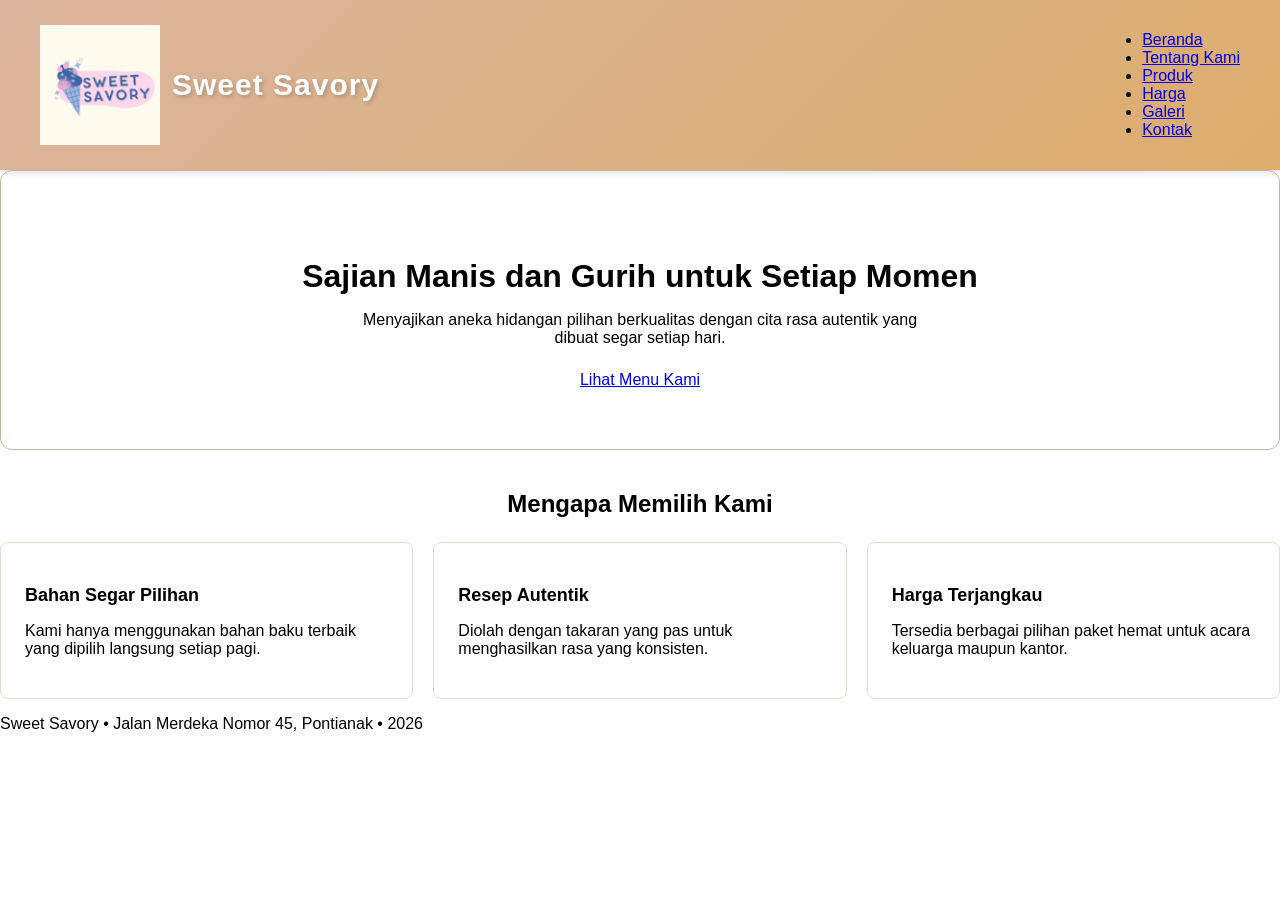
<file: index.html>
<!doctype html>
<html lang="id">
  <head>
    <meta charset="UTF-8" />
    <meta name="viewport" content="width=device-width, initial-scale=1.0" />
    <title>Beranda - Sweet Savory</title>
    <link rel="stylesheet" href="styles/global.css" />
    <link rel="stylesheet" href="styles/index.css" />
  </head>
  <body>
    <header>
      <a href="index.html" class="logo-container">
        <img
          src="assets/images/logo/Logo Sweet Savory.png"
          alt="Logo usaha Sweet Savory"
        />
        <span>Sweet Savory</span>
      </a>
      <nav>
        <ul>
          <li><a href="index.html" class="active">Beranda</a></li>
          <li><a href="pages/about.html">Tentang Kami</a></li>
          <li><a href="pages/products.html">Produk</a></li>
          <li><a href="pages/pricing.html">Harga</a></li>
          <li><a href="pages/gallery.html">Galeri</a></li>
          <li><a href="pages/contact.html">Kontak</a></li>
        </ul>
      </nav>
    </header>

    <main>
      <section class="hero-section">
        <h1>Sajian Manis dan Gurih untuk Setiap Momen</h1>
        <p>
          Menyajikan aneka hidangan pilihan berkualitas dengan cita rasa
          autentik yang dibuat segar setiap hari.
        </p>
        <a href="pages/products.html" class="btn-primary">Lihat Menu Kami</a>
      </section>

      <section class="highlight-section">
        <h2>Mengapa Memilih Kami</h2>
        <div class="highlight-grid">
          <article class="highlight-card">
            <h3>Bahan Segar Pilihan</h3>
            <p>
              Kami hanya menggunakan bahan baku terbaik yang dipilih langsung
              setiap pagi.
            </p>
          </article>
          <article class="highlight-card">
            <h3>Resep Autentik</h3>
            <p>
              Diolah dengan takaran yang pas untuk menghasilkan rasa yang
              konsisten.
            </p>
          </article>
          <article class="highlight-card">
            <h3>Harga Terjangkau</h3>
            <p>
              Tersedia berbagai pilihan paket hemat untuk acara keluarga maupun
              kantor.
            </p>
          </article>
        </div>
      </section>
    </main>

    <footer>
      <p>Sweet Savory &bull; Jalan Merdeka Nomor 45, Pontianak &bull; 2026</p>
    </footer>
  </body>
</html>
</file>
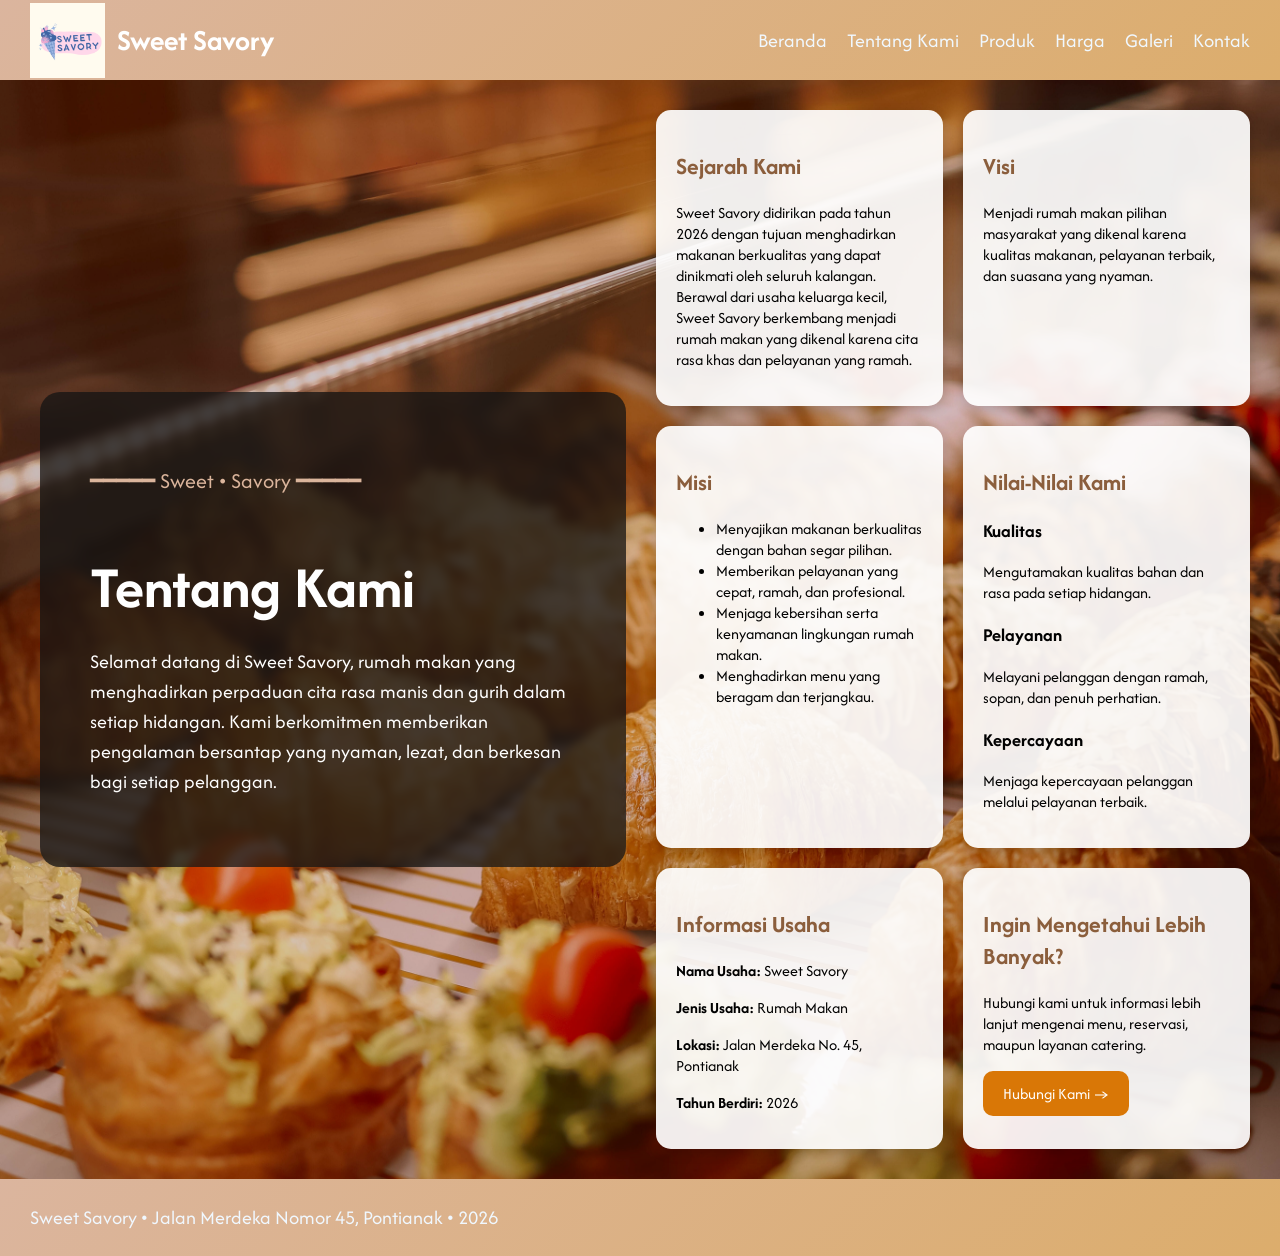
<file: pages/about.html>
<!DOCTYPE html>
<html lang="id">
<head>
    <meta charset="UTF-8">
    <meta name="viewport" content="width=device-width, initial-scale=1.0">
    <title>Tentang Kami - Sweet Savory</title>

    <link rel="stylesheet" href="../styles/about.css">
</head>
<body>

    <!-- Header -->
    <header id="main-header">

        <nav class="navbar">

            <a href="../index.html" class="logo-container">
                <img src="../assets/images/logo/logo-sweet-savory.png" alt="logo">
                <span>Sweet Savory</span>
            </a>

            <ul>
                <li><a href="../index.html">Beranda</a></li>
                <li><a href="../pages/about.html" class="active">Tentang Kami</a></li>
                <li><a href="../pages/products.html">Produk</a></li>
                <li><a href="../pages/pricing.html">Harga</a></li>
                <li><a href="../pages/gallery.html">Galeri</a></li>
                <li><a href="../pages/contact.html">Kontak</a></li>
            </ul>

        </nav>

    </header>

    <!-- Main -->
    <main id="about">

        <!-- Panel kiri -->
        <section class="about">

            <p class="subheading">
                ━━━━━ Sweet • Savory ━━━━━
            </p>

            <h1>Tentang Kami</h1>

            <p>
                Selamat datang di Sweet Savory, rumah makan yang menghadirkan
                perpaduan cita rasa manis dan gurih dalam setiap hidangan.
                Kami berkomitmen memberikan pengalaman bersantap yang nyaman,
                lezat, dan berkesan bagi setiap pelanggan.
            </p>

        </section>

        <!-- Panel kanan -->
        <section class="info-container">

            <article class="info-card">

                <h2>Sejarah Kami</h2>

                <p>
                    Sweet Savory didirikan pada tahun 2026 dengan tujuan
                    menghadirkan makanan berkualitas yang dapat dinikmati oleh
                    seluruh kalangan. Berawal dari usaha keluarga kecil,
                    Sweet Savory berkembang menjadi rumah makan yang dikenal
                    karena cita rasa khas dan pelayanan yang ramah.
                </p>

            </article>

            <article class="info-card">

                <h2>Visi</h2>

                <p>
                    Menjadi rumah makan pilihan masyarakat yang dikenal
                    karena kualitas makanan, pelayanan terbaik, dan suasana
                    yang nyaman.
                </p>

            </article>

            <article class="info-card">

                <h2>Misi</h2>

                <ul>
                    <li>Menyajikan makanan berkualitas dengan bahan segar pilihan.</li>
                    <li>Memberikan pelayanan yang cepat, ramah, dan profesional.</li>
                    <li>Menjaga kebersihan serta kenyamanan lingkungan rumah makan.</li>
                    <li>Menghadirkan menu yang beragam dan terjangkau.</li>
                </ul>

            </article>

            <article class="info-card">

                <h2>Nilai-Nilai Kami</h2>

                <h3>Kualitas</h3>
                <p>Mengutamakan kualitas bahan dan rasa pada setiap hidangan.</p>

                <h3>Pelayanan</h3>
                <p>Melayani pelanggan dengan ramah, sopan, dan penuh perhatian.</p>

                <h3>Kepercayaan</h3>
                <p>Menjaga kepercayaan pelanggan melalui pelayanan terbaik.</p>

            </article>

            <article class="info-card">

                <h2>Informasi Usaha</h2>

                <p><strong>Nama Usaha:</strong> Sweet Savory</p>
                <p><strong>Jenis Usaha:</strong> Rumah Makan</p>
                <p><strong>Lokasi:</strong> Jalan Merdeka No. 45, Pontianak</p>
                <p><strong>Tahun Berdiri:</strong> 2026</p>

            </article>

            <article class="info-card">

                <h2>Ingin Mengetahui Lebih Banyak?</h2>

                <p>
                    Hubungi kami untuk informasi lebih lanjut mengenai menu,
                    reservasi, maupun layanan catering.
                </p>

                <a href="../pages/contact.html" class="contact-btn">
                    Hubungi Kami →
                </a>

            </article>

        </section>

    </main>

    <!-- Footer -->
    <footer>

        <p>
            Sweet Savory • Jalan Merdeka Nomor 45, Pontianak • 2026
        </p>

    </footer>

</body>
</html>
</file>
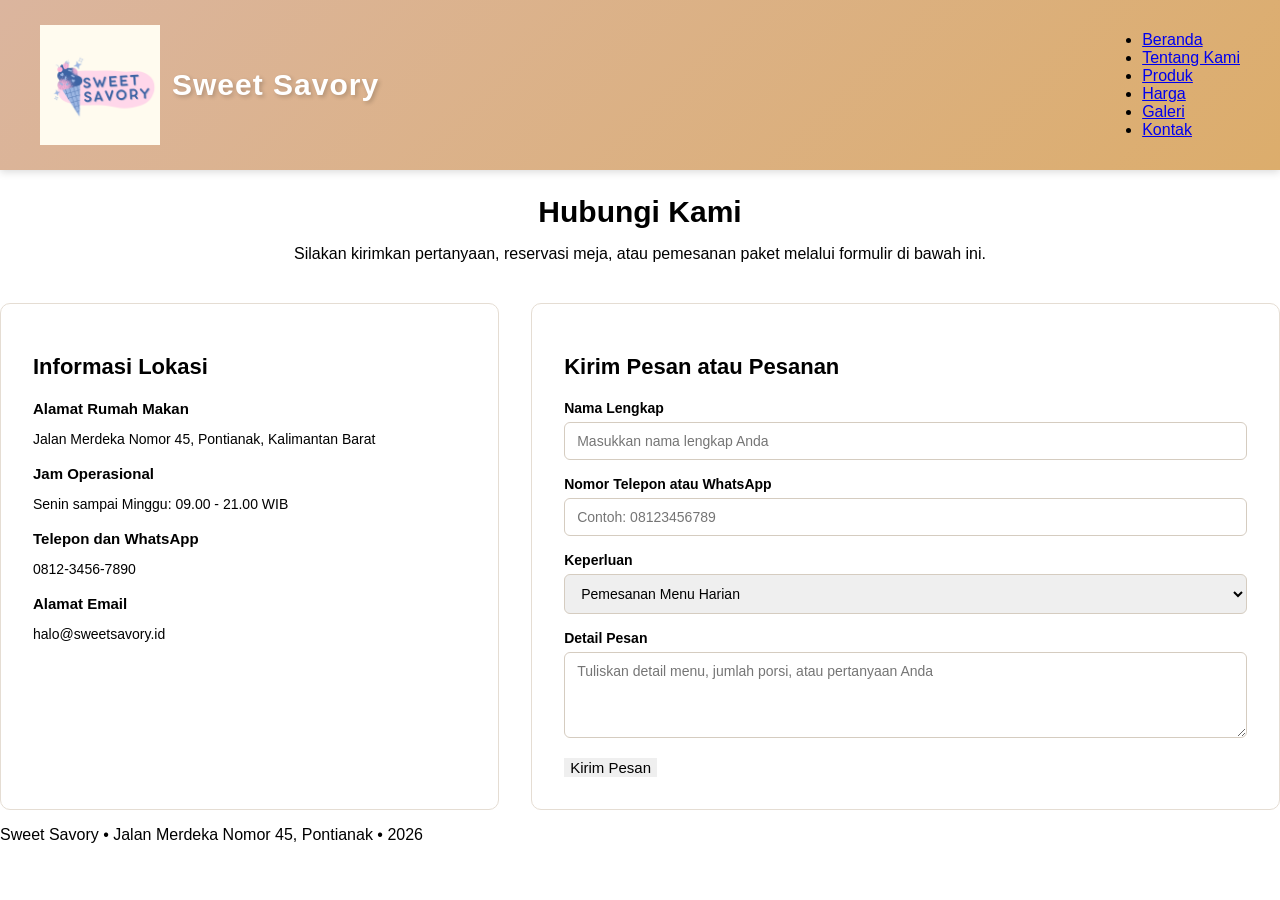
<file: pages/contact.html>
<!DOCTYPE html>
<html lang="id">
<head>
  <meta charset="UTF-8">
  <meta name="viewport" content="width=device-width, initial-scale=1.0">
  <title>Hubungi Kami - Sweet Savory</title>
  <link rel="stylesheet" href="../styles/global.css">
  <link rel="stylesheet" href="../styles/contact.css">
</head>
<body>
  <header>
    <a href="../index.html" class="logo-container">
      <img src="../assets/images/logo/Logo Sweet Savory.png" alt="Logo usaha Sweet Savory">
      <span>Sweet Savory</span>
    </a>
    <nav>
      <ul>
        <li><a href="../index.html">Beranda</a></li>
        <li><a href="about.html">Tentang Kami</a></li>
        <li><a href="products.html">Produk</a></li>
        <li><a href="pricing.html">Harga</a></li>
        <li><a href="gallery.html">Galeri</a></li>
        <li><a href="contact.html" class="active">Kontak</a></li>
      </ul>
    </nav>
  </header>

  <main>
    <section class="page-title">
      <h1>Hubungi Kami</h1>
      <p>Silakan kirimkan pertanyaan, reservasi meja, atau pemesanan paket melalui formulir di bawah ini.</p>
    </section>

    <div class="contact-layout">
      <section class="contact-info">
        <h2>Informasi Lokasi</h2>
        <div class="info-item">
          <h3>Alamat Rumah Makan</h3>
          <p>Jalan Merdeka Nomor 45, Pontianak, Kalimantan Barat</p>
        </div>
        <div class="info-item">
          <h3>Jam Operasional</h3>
          <p>Senin sampai Minggu: 09.00 - 21.00 WIB</p>
        </div>
        <div class="info-item">
          <h3>Telepon dan WhatsApp</h3>
          <p>0812-3456-7890</p>
        </div>
        <div class="info-item">
          <h3>Alamat Email</h3>
          <p>halo@sweetsavory.id</p>
        </div>
      </section>

      <section class="contact-form-box">
        <h2>Kirim Pesan atau Pesanan</h2>
        <form action="#" method="post">
          <div class="form-group">
            <label for="nama">Nama Lengkap</label>
            <input type="text" id="nama" name="nama" placeholder="Masukkan nama lengkap Anda" required>
          </div>

          <div class="form-group">
            <label for="telepon">Nomor Telepon atau WhatsApp</label>
            <input type="tel" id="telepon" name="telepon" placeholder="Contoh: 08123456789" required>
          </div>

          <div class="form-group">
            <label for="keperluan">Keperluan</label>
            <select id="keperluan" name="keperluan">
              <option value="pesanan-harian">Pemesanan Menu Harian</option>
              <option value="paket-acara">Pemesanan Paket Acara atau Rapat</option>
              <option value="reservasi">Reservasi Meja</option>
              <option value="pertanyaan">Pertanyaan Umum</option>
            </select>
          </div>

          <div class="form-group">
            <label for="pesan">Detail Pesan</label>
            <textarea id="pesan" name="pesan" rows="4" placeholder="Tuliskan detail menu, jumlah porsi, atau pertanyaan Anda" required></textarea>
          </div>

          <button type="submit" class="btn-primary">Kirim Pesan</button>
        </form>
      </section>
    </div>
  </main>

  <footer>
    <p>Sweet Savory &bull; Jalan Merdeka Nomor 45, Pontianak &bull; 2026</p>
  </footer>
</body>
</html>
</file>
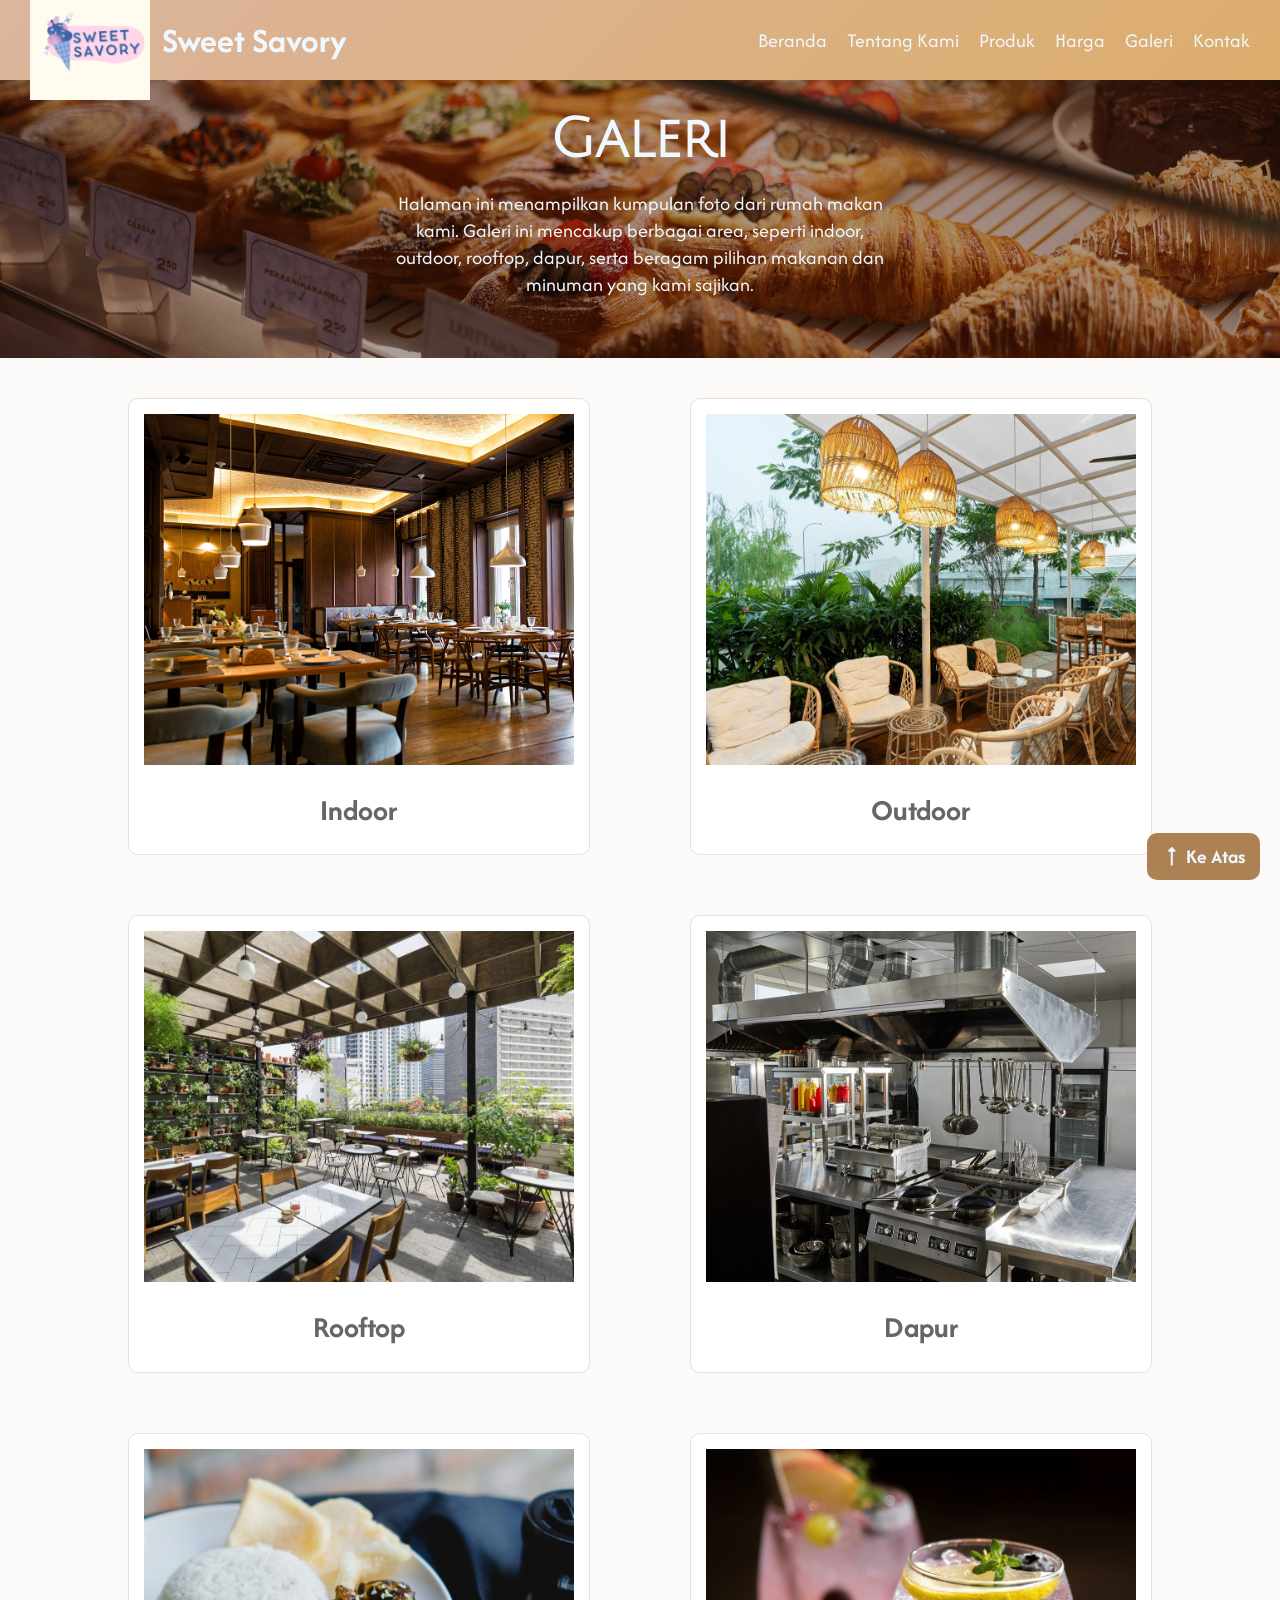
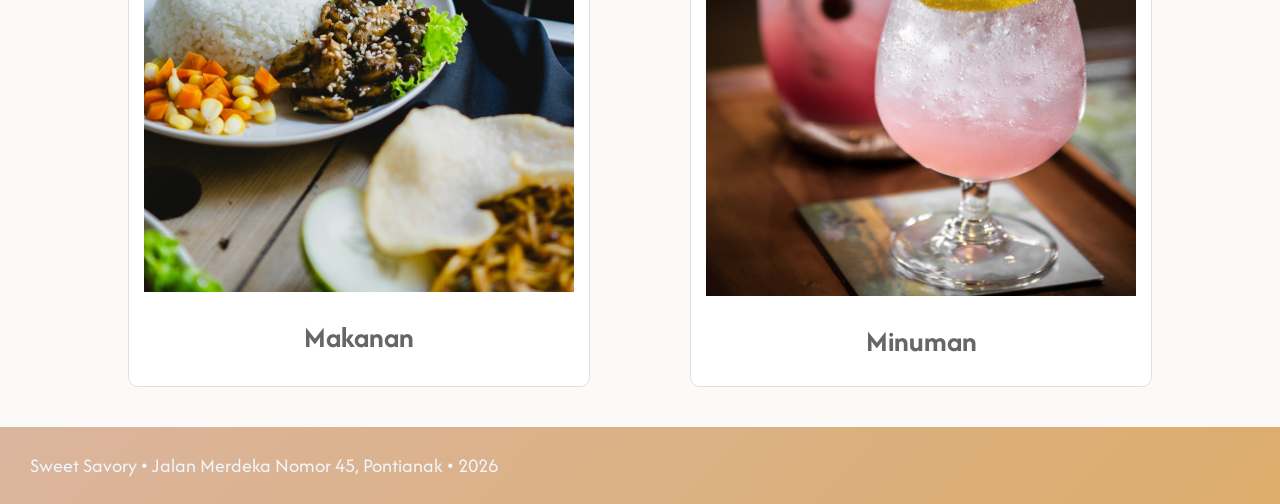
<file: pages/gallery.html>
<!DOCTYPE html>
<html lang="en">
<head>
    <meta charset="UTF-8">
    <meta name="viewport" content="width=device-width, initial-scale=1.0">
    <title>Galeri - Sweet Savory</title>
    <link rel="stylesheet" href="../styles/gallery.css">
</head>
<body>
    <!-- Header -->
    <header id="main-header">
        <nav class="navbar">
            <!-- Logo -->
            <a href="../index.html" class="logo-container">
                <img src="../assets/images/logo/logo-sweet-savory.png" alt="logo">
                <span>Sweet Savory</span>
            </a>
            <!-- Link -->
            <ul>
                <li><a href="../index.html">Beranda</a></li>
                <li><a href="../pages/about.html">Tentang Kami</a></li>
                <li><a href="../pages/products.html">Produk</a></li>
                <li><a href="../pages/pricing.html">Harga</a></li>
                <li><a href="../pages/gallery.html">Galeri</a></li>
                <li><a href="../pages/contact.html">Kontak</a></li>
            </ul>
        </nav>
    </header>

    <!-- Gallery -->
    <section id="gallery">
        <!-- Deskripsi -->
        <div class="gallery-desc">
            <h1>Galeri</h1>
            <p>Halaman ini menampilkan kumpulan foto dari rumah makan kami. Galeri ini mencakup berbagai area, seperti indoor, outdoor, rooftop, dapur, serta beragam pilihan makanan dan minuman yang kami sajikan.</p>
        </div>

        <!-- Gallery Item -->
        <div class="gallery">
            <article class="gallery-item">
                <img src="../assets/images/gallery/gallery-item-1.png" alt="image">
                <h2>Indoor</h2>
            </article>

            <article class="gallery-item">
                <img src="../assets/images/gallery/gallery-item-2.png" alt="image">
                <h2>Outdoor</h2>
            </article>

            <article class="gallery-item">
                <img src="../assets/images/gallery/gallery-item-3.png" alt="image">
                <h2>Rooftop</h2>
            </article>

            <article class="gallery-item">
                <img src="../assets/images/gallery/gallery-item-4.png" alt="image">
                <h2>Dapur</h2>
            </article>

            <article class="gallery-item">
                <img src="../assets/images/gallery/gallery-item-5.png" alt="image">
                <h2>Makanan</h2>
            </article>

            <article class="gallery-item">
                <img src="../assets/images/gallery/gallery-item-6.png" alt="image">
                <h2>Minuman</h2>
            </article>
        </div>
    </section>

    <!-- Tombol Ke Atas -->
    <a href="#main-header"; class="back-to-top">⭡ Ke Atas</a>

    <!-- Footer -->
    <footer>
        <p>Sweet Savory • Jalan Merdeka Nomor 45, Pontianak • 2026</p>
    </footer>
</body>
</html>
</file>
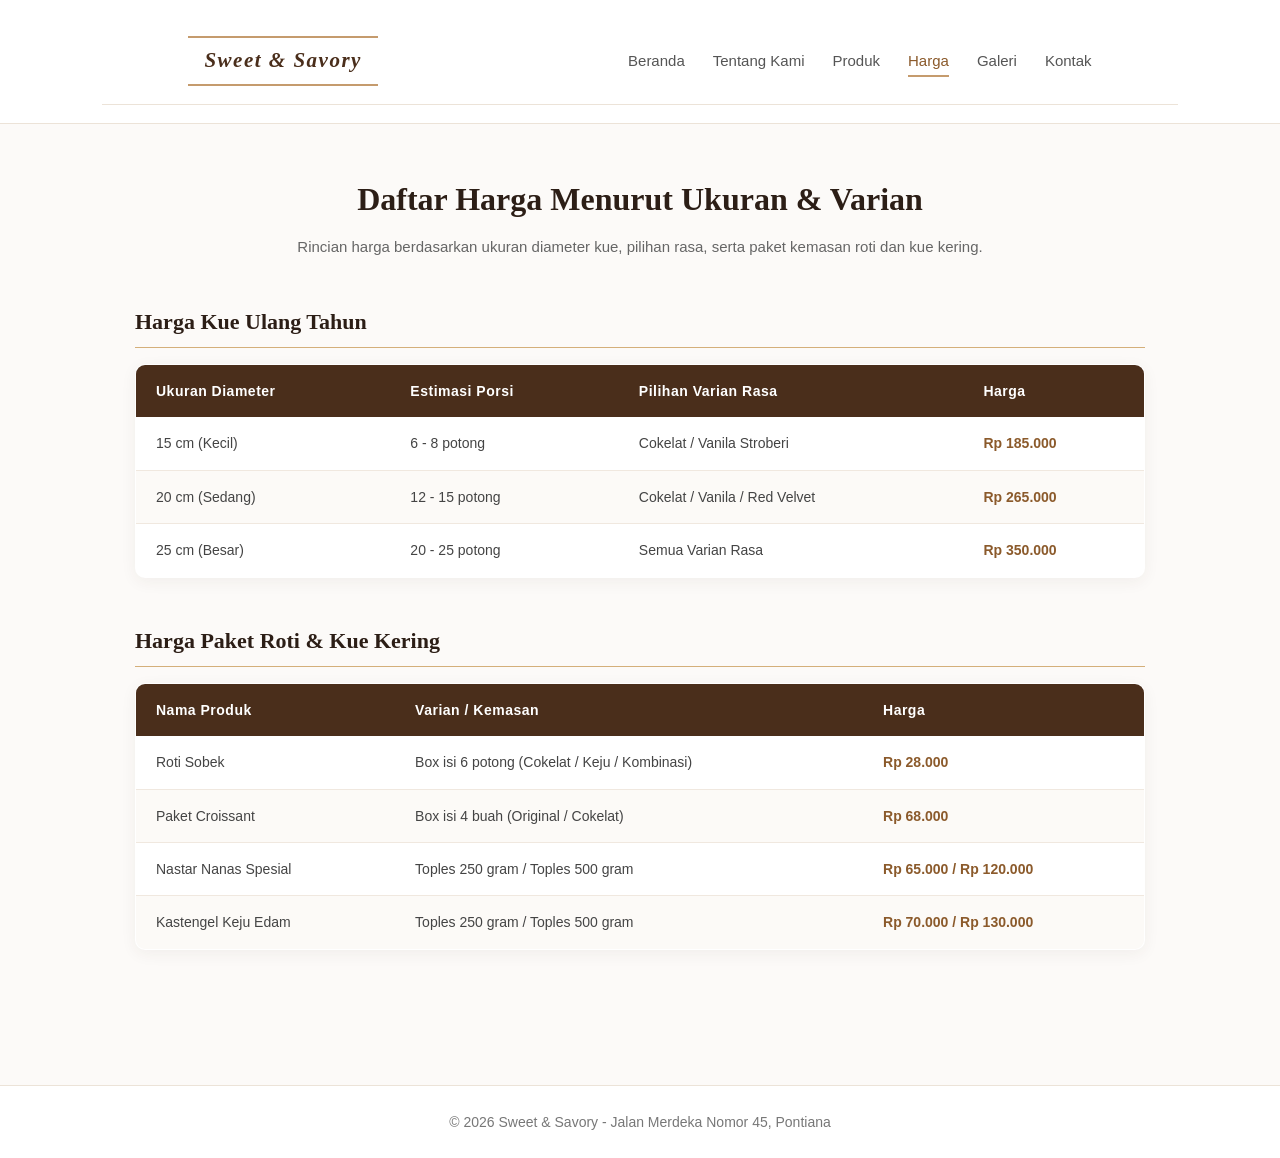
<file: pages/pricing.html>
<!doctype html>
<html lang="id">
  <head>
    <meta charset="UTF-8" />
    <meta name="viewport" content="width=device-width, initial-scale=1.0" />
    <title>Harga & Paket - Sweet & Savory</title>
    <link rel="stylesheet" href="../styles/global.css" />
    <link rel="stylesheet" href="../styles/pricing.css" />
  </head>
  <body>
    <header>
      <nav class="navbar">
        <a href="../index.html" class="logo">Sweet & Savory</a>
        <ul class="nav-links">
          <li><a href="../index.html">Beranda</a></li>
          <li><a href="about.html">Tentang Kami</a></li>
          <li><a href="products.html">Produk</a></li>
          <li><a href="pricing.html" class="active">Harga</a></li>
          <li><a href="gallery.html">Galeri</a></li>
          <li><a href="contact.html">Kontak</a></li>
        </ul>
      </nav>
    </header>

    <main>
      <section class="page-header">
        <h1>Daftar Harga Menurut Ukuran & Varian</h1>
        <p>
          Rincian harga berdasarkan ukuran diameter kue, pilihan rasa, serta
          paket kemasan roti dan kue kering.
        </p>
      </section>

      <section class="pricing-section">
        <h2>Harga Kue Ulang Tahun</h2>
        <table class="pricing-table">
          <thead>
            <tr>
              <th>Ukuran Diameter</th>
              <th>Estimasi Porsi</th>
              <th>Pilihan Varian Rasa</th>
              <th>Harga</th>
            </tr>
          </thead>
          <tbody>
            <tr>
              <td>15 cm (Kecil)</td>
              <td>6 - 8 potong</td>
              <td>Cokelat / Vanila Stroberi</td>
              <td>Rp 185.000</td>
            </tr>
            <tr>
              <td>20 cm (Sedang)</td>
              <td>12 - 15 potong</td>
              <td>Cokelat / Vanila / Red Velvet</td>
              <td>Rp 265.000</td>
            </tr>
            <tr>
              <td>25 cm (Besar)</td>
              <td>20 - 25 potong</td>
              <td>Semua Varian Rasa</td>
              <td>Rp 350.000</td>
            </tr>
          </tbody>
        </table>
      </section>

      <section class="pricing-section">
        <h2>Harga Paket Roti & Kue Kering</h2>
        <table class="pricing-table">
          <thead>
            <tr>
              <th>Nama Produk</th>
              <th>Varian / Kemasan</th>
              <th>Harga</th>
            </tr>
          </thead>
          <tbody>
            <tr>
              <td>Roti Sobek</td>
              <td>Box isi 6 potong (Cokelat / Keju / Kombinasi)</td>
              <td>Rp 28.000</td>
            </tr>
            <tr>
              <td>Paket Croissant</td>
              <td>Box isi 4 buah (Original / Cokelat)</td>
              <td>Rp 68.000</td>
            </tr>
            <tr>
              <td>Nastar Nanas Spesial</td>
              <td>Toples 250 gram / Toples 500 gram</td>
              <td>Rp 65.000 / Rp 120.000</td>
            </tr>
            <tr>
              <td>Kastengel Keju Edam</td>
              <td>Toples 250 gram / Toples 500 gram</td>
              <td>Rp 70.000 / Rp 130.000</td>
            </tr>
          </tbody>
        </table>
      </section>
    </main>

    <footer>
      <p>&copy; 2026 Sweet & Savory - Jalan Merdeka Nomor 45, Pontiana</p>
    </footer>
  </body>
</html>
</file>
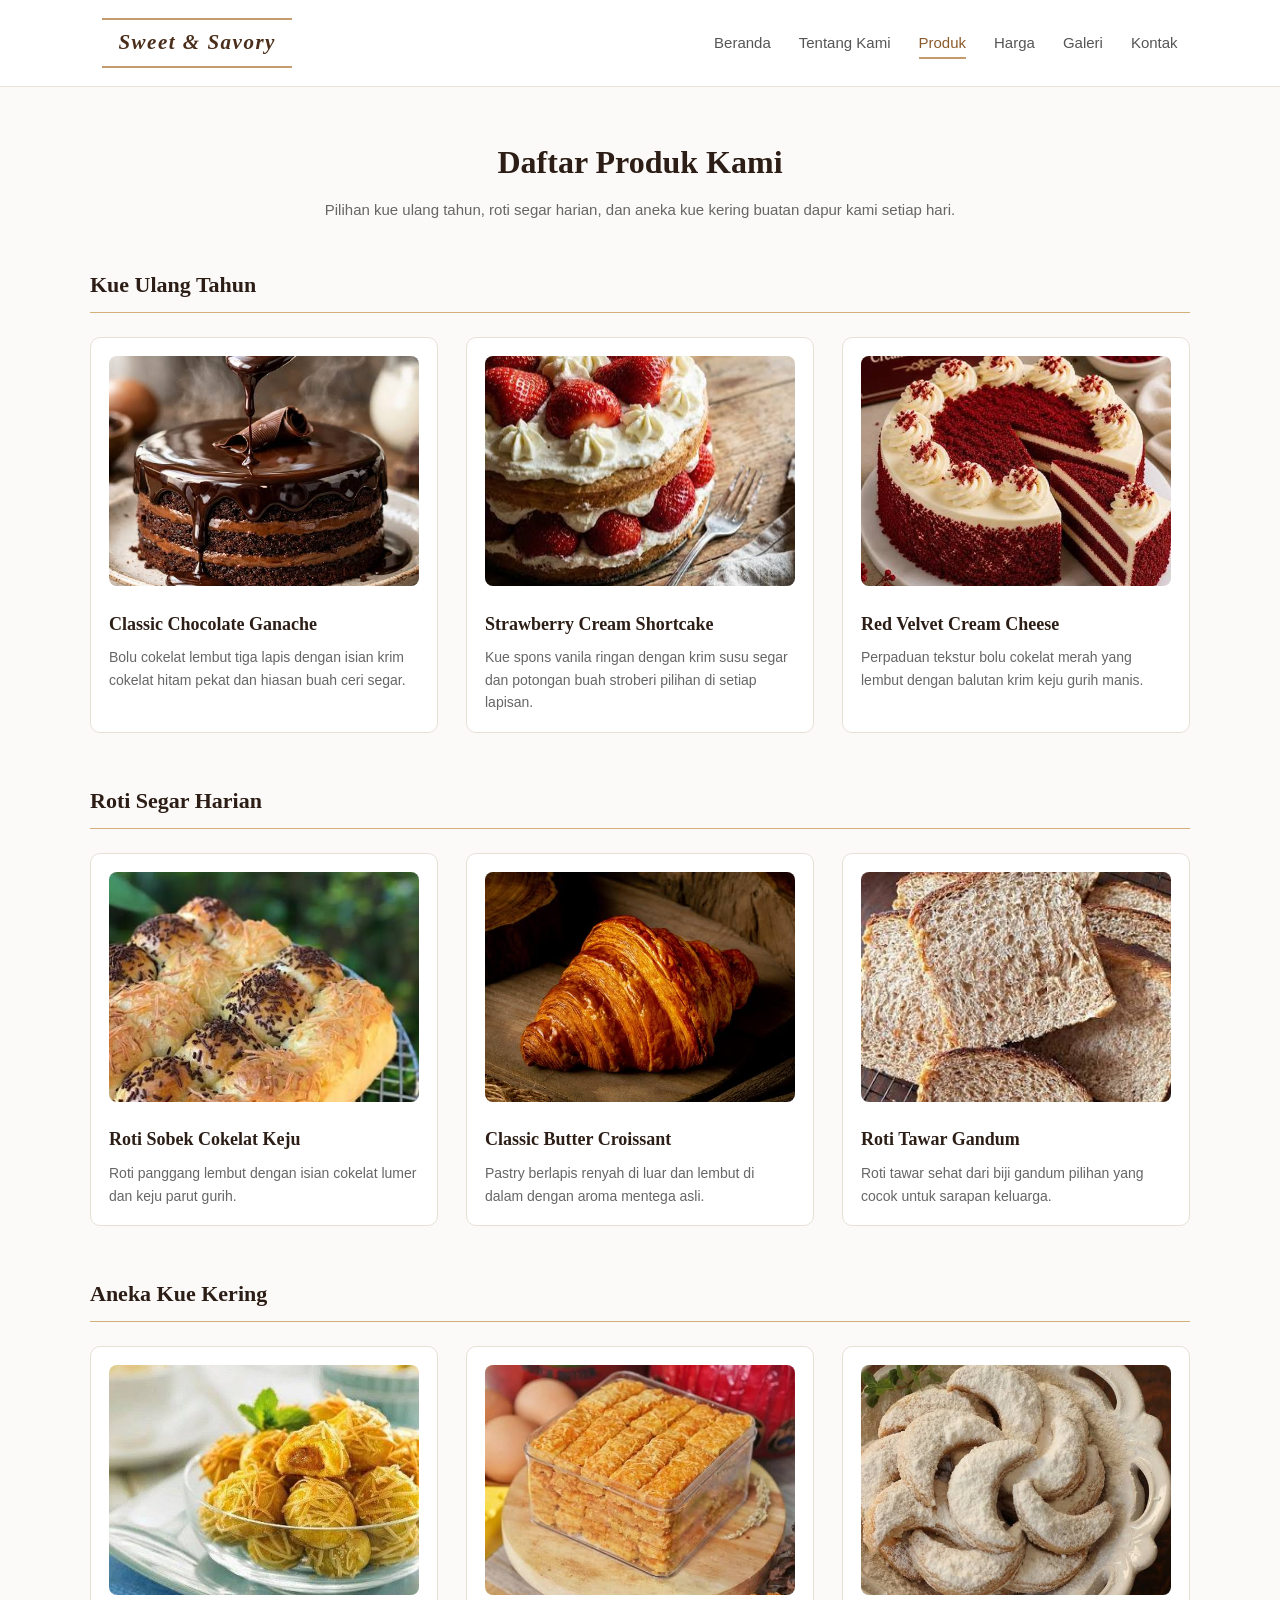
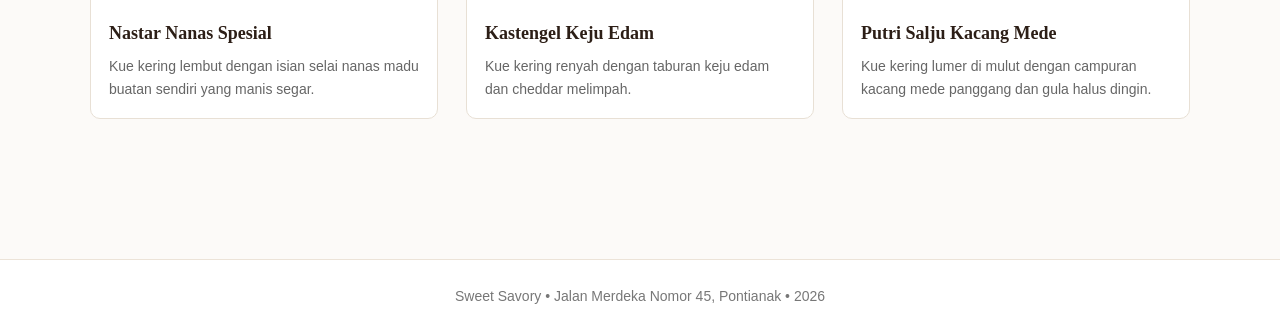
<file: pages/products.html>
<!doctype html>
<html lang="id">
  <head>
    <meta charset="UTF-8" />
    <meta name="viewport" content="width=device-width, initial-scale=1.0" />
    <title>Produk - Sweet & Savory</title>
    <link rel="stylesheet" href="../styles/products.css" />
  </head>
  <body>
    <header class="navbar">
      <a href="../index.html" class="brand">Sweet & Savory</a>
      <nav>
        <ul class="nav-links">
          <li><a href="../index.html">Beranda</a></li>
          <li><a href="about.html">Tentang Kami</a></li>
          <li><a href="products.html" class="active">Produk</a></li>
          <li><a href="pricing.html">Harga</a></li>
          <li><a href="gallery.html">Galeri</a></li>
          <li><a href="contact.html">Kontak</a></li>
        </ul>
      </nav>
    </header>

    <main class="container">
      <div class="page-header">
        <h1>Daftar Produk Kami</h1>
        <p>
          Pilihan kue ulang tahun, roti segar harian, dan aneka kue kering
          buatan dapur kami setiap hari.
        </p>
      </div>

      <section class="category-section">
        <h2>Kue Ulang Tahun</h2>
        <div class="product-grid">
          <div class="product-card">
            <img
              src="../assets/images/products/ccg.jpg"
              alt="Classic Chocolate Ganache"
            />
            <h3>Classic Chocolate Ganache</h3>
            <p>
              Bolu cokelat lembut tiga lapis dengan isian krim cokelat hitam
              pekat dan hiasan buah ceri segar.
            </p>
          </div>

          <div class="product-card">
            <img
              src="../assets/images/products/scs.jpg"
              alt="Strawberry Cream Shortcake"
            />
            <h3>Strawberry Cream Shortcake</h3>
            <p>
              Kue spons vanila ringan dengan krim susu segar dan potongan buah
              stroberi pilihan di setiap lapisan.
            </p>
          </div>

          <div class="product-card">
            <img
              src="../assets/images/products/rvcc.jpg"
              alt="Red Velvet Cream Cheese"
            />
            <h3>Red Velvet Cream Cheese</h3>
            <p>
              Perpaduan tekstur bolu cokelat merah yang lembut dengan balutan
              krim keju gurih manis.
            </p>
          </div>
        </div>
      </section>

      <section class="category-section">
        <h2>Roti Segar Harian</h2>
        <div class="product-grid">
          <div class="product-card">
            <img
              src="../assets/images/products/rsck.jpg"
              alt="Roti Sobek Cokelat Keju"
            />
            <h3>Roti Sobek Cokelat Keju</h3>
            <p>
              Roti panggang lembut dengan isian cokelat lumer dan keju parut
              gurih.
            </p>
          </div>

          <div class="product-card">
            <img
              src="../assets/images/products/cbc.jpg"
              alt="Classic Butter Croissant"
            />
            <h3>Classic Butter Croissant</h3>
            <p>
              Pastry berlapis renyah di luar dan lembut di dalam dengan aroma
              mentega asli.
            </p>
          </div>

          <div class="product-card">
            <img
              src="../assets/images/products/rtg.jpg"
              alt="Roti Tawar Gandum"
            />
            <h3>Roti Tawar Gandum</h3>
            <p>
              Roti tawar sehat dari biji gandum pilihan yang cocok untuk sarapan
              keluarga.
            </p>
          </div>
        </div>
      </section>

      <section class="category-section">
        <h2>Aneka Kue Kering</h2>
        <div class="product-grid">
          <div class="product-card">
            <img
              src="../assets/images/products/nns.jpg"
              alt="Nastar Nanas Spesial"
            />
            <h3>Nastar Nanas Spesial</h3>
            <p>
              Kue kering lembut dengan isian selai nanas madu buatan sendiri
              yang manis segar.
            </p>
          </div>

          <div class="product-card">
            <img
              src="../assets/images/products/kke.jpg"
              alt="Kastengel Keju Edam"
            />
            <h3>Kastengel Keju Edam</h3>
            <p>
              Kue kering renyah dengan taburan keju edam dan cheddar melimpah.
            </p>
          </div>

          <div class="product-card">
            <img
              src="../assets/images/products/pskm.jpg"
              alt="Putri Salju Kacang Mede"
            />
            <h3>Putri Salju Kacang Mede</h3>
            <p>
              Kue kering lumer di mulut dengan campuran kacang mede panggang dan
              gula halus dingin.
            </p>
          </div>
        </div>
      </section>
    </main>

    <footer>
      <p>Sweet Savory &bull; Jalan Merdeka Nomor 45, Pontianak &bull; 2026</p>
    </footer>
  </body>
</html>
</file>
<file: styles/global.css>
*{
    box-sizing: border-box;
}

body{
    margin: 0;
    font-family: Arial, sans-serif;
}
</file>
<file: styles/index.css>
header{
    display: flex;
    justify-content: space-between;
    align-items: center;
    padding: 15px 40px;
    background: linear-gradient(135deg, #dbb59e, #dcad6c);
    box-shadow: 0 2px 8px rgba(0,0,0,0.15);
}

.logo-container{
    display: flex;
    align-items: center;
    gap: 12px;
    text-decoration: none;
}

.logo-container img{
    width: 120px;
    height: auto;
}

.logo-container span{
    font-size: 30px;
    font-weight: bold;
    color: white;
    letter-spacing: 1px;
    text-shadow: 2px 2px 4px rgba(0,0,0,0.2);
}

.hero-section {
  text-align: center;
  padding: 60px 20px;
  background-color: var(--white);
  border-radius: 12px;
  margin-bottom: 40px;
  border: 1px solid #c8b299;
}

.hero-section h1 {
  font-size: 32px;
  margin-bottom: 16px;
  color: var(--text-color);
}

.hero-section p {
  max-width: 600px;
  margin: 0 auto 24px auto;
  font-size: 16px;
}

.highlight-section h2 {
  text-align: center;
  margin-bottom: 24px;
  font-size: 24px;
}

.highlight-grid {
  display: grid;
  grid-template-columns: repeat(3, 1fr);
  gap: 20px;
}

.highlight-card {
  background-color: var(--white);
  padding: 24px;
  border-radius: 8px;
  border: 1px solid #e5ddd3;
}

.highlight-card h3 {
  color: var(--primary-color);
  margin-bottom: 10px;
  font-size: 18px;
}
</file>
<file: styles/about.css>
/* Font */
@import url('https://fonts.googleapis.com/css2?family=Afacad+Flux:wght@100..1000&family=Julius+Sans+One&display=swap');

/* Body */
body{
    font-family: "Afacad Flux", sans-serif;
    margin: 0;
}

/* Header */
#main-header{
    background: linear-gradient(
        90deg,
        #d0936d,
        #d97706,
        #8b5e3c
    );
}

#main-header {
    background: linear-gradient(135deg, #dbb59e, #dcad6c);
}

.navbar{
    display: flex;
    justify-content: space-between;
    align-items: center;

    padding: 0 30px;
    height: 80px;
}

.navbar ul{
    display: flex;
    gap: 20px;
}

.navbar li{
    list-style: none;
}

.navbar ul a{
    display: inline-block;

    font-size: 20px;
    color: aliceblue;
    text-decoration: none;

    transition: color 0.3s ease,
                transform 0.3s ease;
}

.navbar ul a:hover{
    color: #578ae3;
    transform: scale(1.05);
}

.navbar ul a:hover {
    color: #8b5a2b;
    transform: scale(1.05)
}

/* Logo */
.logo-container{
    display: flex;
    align-items: center;
    gap: 12px;

    text-decoration: none;
}

.logo-container img{
    width: 75px;
}

.logo-container span{
    font-size: 30px;
    color: white;
    font-weight: 700;
}

/* About */
#about{
    min-height: 800px;
    background-image: url("../assets/images/about/about-sweet-savory.png");
    background-size: cover;
}

#about {
    display: flex;
    background-image: url(../assets/images/about/about-sweet-savory.png);
    background-color: rgba(40, 10, 0, 0.2);
    background-blend-mode: darken;
    background-size: cover; 
    background-position: center;

    display: flex;
    align-items: center;
}

.about{
    width: 38%;
    background: rgba(20,20,20,0.75);
    backdrop-filter: blur(4px);
    color: white;
    padding: 50px;
    margin-left: 40px;
    border-radius: 20px;
}
.about h1{
    font-size: 60px;
    margin-bottom: 20px;
}

.about p{
    font-size: 19px;
    line-height: 1.8;
}

.about .subheading{
    font-size: 24px;
    color: #9ab5e2;
    margin-bottom: 20px;
}

.about p {
    font-size: 20px;
    line-height: 1.5;
}

.about .subheading {
    font-size: 22px;
    color: #dbb59c;
}

/* Tombol */
.about a{
    display: inline-block;

    font-size: 18px;
    font-weight: bold;
    background-color: #3f65a5;
    background-color: #ac8153;
    border-radius: 10px;
    color: aliceblue;
    text-decoration: none;
    padding: 14px 24px;
    margin-top: 10px;
    margin-left: 10px;
    border-radius: 10px;
    transition: background-color 0.3s linear,
                transform 0.3s ease;
}

.about a:hover{
    background-color: #578ae3;
    transform: scale(1.05);
}

/* Footer */
footer{
    background: linear-gradient(
        90deg,
        #e49e72,
        #d97706,
        #8b5e3c
    );
    padding: 10px 30px;
}

.about a:hover {
    background-color: #8b5a2b;
    transform: scale(1.05)
}

/* Footer */
footer {
    background: linear-gradient(135deg, #dbb59e, #dcad6c);
    padding: 5px 30px;
}

footer p{
    font-size: 20px;
    color: aliceblue;
}

/* Responsive */
@media (max-width: 768px){

    .navbar{
        flex-direction: column;
        height: auto;
        padding: 20px;
    }

    .navbar ul{
        flex-wrap: wrap;
        justify-content: center;
        padding: 0;
    }

    .logo-container img{
        width: 70px;
    }

    .logo-container span{
        font-size: 24px;
    }

    #about{
        justify-content: center;
    }

    .about{
        width: 100%;
        min-width: unset;

        text-align: center;

        padding: 40px;
    }

    .about h1{
        font-size: 40px;
    }

    .about p{
        font-size: 18px;
    }
}

.info-container{
    flex: 1;
    display: grid;
    grid-template-columns: repeat(2, 1fr);
    gap: 20px;
    padding: 30px;
}

.info-card{
    background: rgba(255,255,255,0.92);
    padding: 20px;
    border-radius: 15px;
    box-shadow: 0 4px 12px rgba(0,0,0,0.15);
}

.info-container h2{
    color: #8b5e3c;
}

.contact-btn{
    display: inline-block;
    background-color: #d97706;
    color: white;
    text-decoration: none;
    padding: 12px 20px;
    border-radius: 10px;
}
</file>
<file: styles/contact.css>
header{
    display: flex;
    justify-content: space-between;
    align-items: center;
    padding: 15px 40px;
    background: linear-gradient(135deg, #dbb59e, #dcad6c);
    box-shadow: 0 2px 8px rgba(0,0,0,0.15);
}

.logo-container{
    display: flex;
    align-items: center;
    gap: 12px;
    text-decoration: none;
}

.logo-container img{
    width: 120px;
    height: auto;
}

.logo-container span{
    font-size: 30px;
    font-weight: bold;
    color: white;
    letter-spacing: 1px;
    text-shadow: 2px 2px 4px rgba(0,0,0,0.2);
}

.page-title {
  text-align: center;
  margin-bottom: 40px;
}

.page-title h1 {
  font-size: 30px;
  margin-bottom: 8px;
}

.contact-layout {
  display: grid;
  grid-template-columns: 1fr 1.5fr;
  gap: 32px;
}

.contact-info,
.contact-form-box {
  background-color: var(--white);
  padding: 32px;
  border-radius: 10px;
  border: 1px solid #e5ddd3;
}

.contact-info h2,
.contact-form-box h2 {
  font-size: 22px;
  color: var(--primary-color);
  margin-bottom: 20px;
}

.info-item {
  margin-bottom: 18px;
}

.info-item h3 {
  font-size: 15px;
  margin-bottom: 4px;
  color: var(--text-color);
}

.info-item p {
  font-size: 14px;
}

.form-group {
  margin-bottom: 16px;
}

.form-group label {
  display: block;
  font-size: 14px;
  font-weight: bold;
  margin-bottom: 6px;
}

.form-group input,
.form-group select,
.form-group textarea {
  width: 100%;
  padding: 10px 12px;
  border: 1px solid #d5ccc0;
  border-radius: 6px;
  font-family: inherit;
  font-size: 14px;
}

.contact-form-box button {
  border: none;
  cursor: pointer;
  font-size: 15px;
}
</file>
<file: styles/gallery.css>
/* Font */
@import url('https://fonts.googleapis.com/css2?family=Afacad+Flux:wght@100..1000&family=Julius+Sans+One&display=swap');

/* Body */
body {
    background-color: #fcfaf8;
    font-family: "Afacad Flux", sans-serif;
    margin: 0;
}

/* Header */
#main-header {
    background: linear-gradient(135deg, #dbb59e, #dcad6c);
}

.navbar {
    display: flex;
    justify-content: space-between;
    align-items: center;
    padding: 0 30px;
    height: 80px;
}

.navbar span {
    color: aliceblue;
    font-size: 35px;
    font-weight: bold;
}

.navbar ul {
    display: flex;
    gap: 20px;
}

.navbar li {
    list-style: none;
}

.navbar ul a {
    display: inline-block;
    font-size: 20px;
    color: aliceblue;
    text-decoration: none;
    transition: color 0.3s ease, transform 0.3s ease;
}

.navbar ul a:hover {
    color: #8b5a2b;
    transform: scale(1.05)
}

/* Logo */
.logo-container{
    display: flex;
    align-items: center;
    text-decoration: none;
    gap: 12px;
}

.logo-container img{
    width: 120px;
    height: auto;
}

.logo-container span {
    color: aliceblue;
    font-size: 35px;
    font-weight: bold;
}

/* Gallery */
#gallery .gallery-desc {
    background-image: url(../assets/images/gallery/gallery-sweet-savory.png);
    background-size: cover;
    background-position: center;
    padding: 20px;
    margin-bottom: 40px;
    margin-inline: -12.5%;
    background-color: rgba(40, 10, 0, 0.4);
    background-blend-mode: darken;
    text-align: center;
    color: aliceblue;
}

.gallery-desc p {
    font-size: 20px;
    margin: auto;
    margin-bottom: 40px;
    max-width: 40%;

}

.gallery-desc h1 {
    text-align: center;
    font-size: 55px;
    font-family: "Julius Sans One", sans-serif;
    margin-bottom: 20px;
    margin-top: 10px;
}

#gallery h2 {
    text-align: center;
    color: #666666;
    font-size: 30px;
}

#gallery {
    width: 80%;
    margin: auto;
}

.gallery-item img {
    height: auto;
    width: 100%;
    display: block;
}

.gallery {
    display: grid;
    grid-template-columns: repeat(2, 1fr);
    gap: 60px 100px;
}

.gallery > .gallery-item {
    background-color: white;
    border: 1px solid #e8e0d5;
    padding: 15px;
    border-radius: 10px;
    box-sizing: border-box;
    padding-bottom: 0;
}

/* Ke Atas */
.back-to-top {
    position: fixed;
    font-size: 20px;
    font-weight: bold;
    right: 20px;
    bottom: 20px;
    background-color: #ac8153;
    color: aliceblue;
    padding: 10px 15px;
    border-radius: 10px;
    text-decoration: none;
    z-index: 10;
    transition: background-color 0.3s linear, transform 0.3s ease;
}

.back-to-top:hover {
    background-color: #8b5a2b;
    transform: scale(1.05);
}

/* Footer */
footer {
    background: linear-gradient(135deg, #dbb59e, #dcad6c);
    padding: 5px 30px;
    margin-top: 40px;
}

footer p {
    font-size: 20px;
    color: aliceblue;
    text-decoration: none;
}
</file>
<file: styles/pricing.css>
* {
  margin: 0;
  padding: 0;
  box-sizing: border-box;
}

body {
  font-family: 'Segoe UI', Tahoma, Geneva, Verdana, sans-serif;
  background-color: #fcfaf8;
  color: #333333;
  line-height: 1.6;
}

h1, h2, h3 {
  font-family: 'Georgia', serif;
  color: #2c1e16;
}

header,
.navbar {
  width: 100%;
  display: flex;
  justify-content: space-between;
  align-items: center;
  padding: 18px 8%;
  background-color: #ffffff;
  border-bottom: 1px solid #ece3d8;
  position: sticky;
  top: 0;
  z-index: 1000;
}

header > a,
.navbar > a,
.logo,
.brand {
  display: inline-block;
  font-family: 'Georgia', serif;
  font-size: 21px;
  font-weight: bold;
  font-style: italic;
  color: #4a2e1b;
  text-decoration: none;
  letter-spacing: 1.5px;
  padding: 6px 16px;
  border-top: 2px solid #c59b6d;
  border-bottom: 2px solid #c59b6d;
  pointer-events: none;
  cursor: default;
  user-select: none;
}

nav {
  margin-left: auto;
}

nav ul,
.nav-links {
  list-style: none;
  display: flex;
  gap: 28px;
}

nav a,
.nav-links a {
  text-decoration: none;
  color: #555555;
  font-size: 15px;
  font-weight: 500;
  padding-bottom: 6px;
  transition: all 0.3s ease;
}

nav a:hover,
nav a.active,
.nav-links a:hover,
.nav-links a.active {
  color: #8b5a2b;
  border-bottom: 2px solid #c59b6d;
}

main,
.section-container {
  max-width: 1050px;
  margin: 0 auto;
  padding: 50px 20px;
}

main > h1,
.page-header h1 {
  font-size: 32px;
  text-align: center;
  margin-bottom: 10px;
}

main > p,
.page-header p {
  text-align: center;
  color: #666666;
  font-size: 15px;
  margin-bottom: 45px;
}

section {
  margin-bottom: 45px;
}

section h2 {
  font-size: 22px;
  margin-bottom: 16px;
  padding-bottom: 8px;
  border-bottom: 1px solid #d4af7a;
}

table {
  width: 100%;
  border-collapse: collapse;
  background-color: #ffffff;
  border-radius: 10px;
  overflow: hidden;
  box-shadow: 0 4px 16px rgba(74, 46, 27, 0.06);
  border: 1px solid #e8e0d5;
}

thead {
  background-color: #4a2e1b;
  color: #ffffff;
}

th {
  padding: 15px 20px;
  text-align: left;
  font-size: 14px;
  font-weight: 600;
  letter-spacing: 0.5px;
}

td {
  padding: 15px 20px;
  font-size: 14px;
  color: #444444;
  border-bottom: 1px solid #f0e8df;
}

tbody tr:last-child td {
  border-bottom: none;
}

tbody tr:nth-child(even) {
  background-color: #fcfaf7;
}

tbody tr:hover {
  background-color: #f7efe6;
}

td:last-child {
  font-weight: bold;
  color: #8b5a2b;
}

footer {
  text-align: center;
  padding: 25px 20px;
  margin-top: 40px;
  background-color: #ffffff;
  border-top: 1px solid #ece3d8;
  color: #777777;
  font-size: 14px;
}

@media (max-width: 768px) {
  header,
  .navbar {
    flex-direction: column;
    gap: 14px;
    padding: 16px 20px;
  }

  nav {
    margin-left: 0;
  }

  nav ul,
  .nav-links {
    flex-wrap: wrap;
    justify-content: center;
    gap: 16px;
  }

  th, td {
    padding: 12px 14px;
    font-size: 13px;
  }
}
</file>
<file: styles/products.css>
* {
  margin: 0;
  padding: 0;
  box-sizing: border-box;
}

body {
  font-family: 'Segoe UI', Tahoma, Geneva, Verdana, sans-serif;
  background-color: #fcfaf8;
  color: #333333;
  line-height: 1.6;
}

h1, h2, h3 {
  font-family: 'Georgia', serif;
  color: #2c1e16;
}

.navbar {
  display: flex;
  justify-content: space-between;
  align-items: center;
  padding: 18px 8%;
  background-color: #ffffff;
  border-bottom: 1px solid #ece3d8;
  position: sticky;
  top: 0;
  z-index: 1000;
}

.brand {
  display: inline-block;
  font-family: 'Georgia', serif;
  font-size: 21px;
  font-weight: bold;
  font-style: italic;
  color: #4a2e1b;
  text-decoration: none;
  letter-spacing: 1.5px;
  padding: 6px 16px;
  border-top: 2px solid #c59b6d;
  border-bottom: 2px solid #c59b6d;
  pointer-events: none;
  cursor: default;
  user-select: none;
}

.nav-links {
  list-style: none;
  display: flex;
  gap: 28px;
}

.nav-links a {
  text-decoration: none;
  color: #555555;
  font-size: 15px;
  font-weight: 500;
  padding-bottom: 6px;
  transition: all 0.3s ease;
}

.nav-links a:hover,
.nav-links a.active {
  color: #8b5a2b;
  border-bottom: 2px solid #c59b6d;
}

.container {
  max-width: 1140px;
  margin: 0 auto;
  padding: 50px 20px;
}

.page-header {
  text-align: center;
  margin-bottom: 45px;
}

.page-header h1 {
  font-size: 32px;
  margin-bottom: 10px;
}

.page-header p {
  color: #666666;
  font-size: 15px;
}

.category-section {
  margin-bottom: 50px;
}

.category-section h2 {
  font-size: 22px;
  margin-bottom: 24px;
  padding-bottom: 10px;
  border-bottom: 1px solid #d4af7a;
}

.product-grid {
  display: grid;
  grid-template-columns: repeat(3, 1fr);
  gap: 28px;
}

.product-card {
  background-color: #ffffff;
  border: 1px solid #e8e0d5;
  border-radius: 10px;
  padding: 18px;
  transition: transform 0.3s ease, box-shadow 0.3s ease;
}

.product-card:hover {
  transform: translateY(-5px);
  box-shadow: 0 10px 25px rgba(74, 46, 27, 0.08);
}

.product-card img {
  width: 100%;
  height: 230px;
  object-fit: cover;
  border-radius: 8px;
  margin-bottom: 16px;
}

.product-card h3 {
  font-size: 18px;
  margin-bottom: 8px;
}

.product-card p {
  font-size: 14px;
  color: #666666;
}

footer {
  text-align: center;
  padding: 25px 20px;
  margin-top: 40px;
  background-color: #ffffff;
  border-top: 1px solid #ece3d8;
  color: #777777;
  font-size: 14px;
}

@media (max-width: 900px) {
  .product-grid {
    grid-template-columns: repeat(2, 1fr);
  }
}

@media (max-width: 600px) {
  .navbar {
    flex-direction: column;
    gap: 14px;
    padding: 16px 20px;
  }

  .nav-links {
    flex-wrap: wrap;
    justify-content: center;
    gap: 16px;
  }

  .product-grid {
    grid-template-columns: 1fr;
  }
}
</file>
